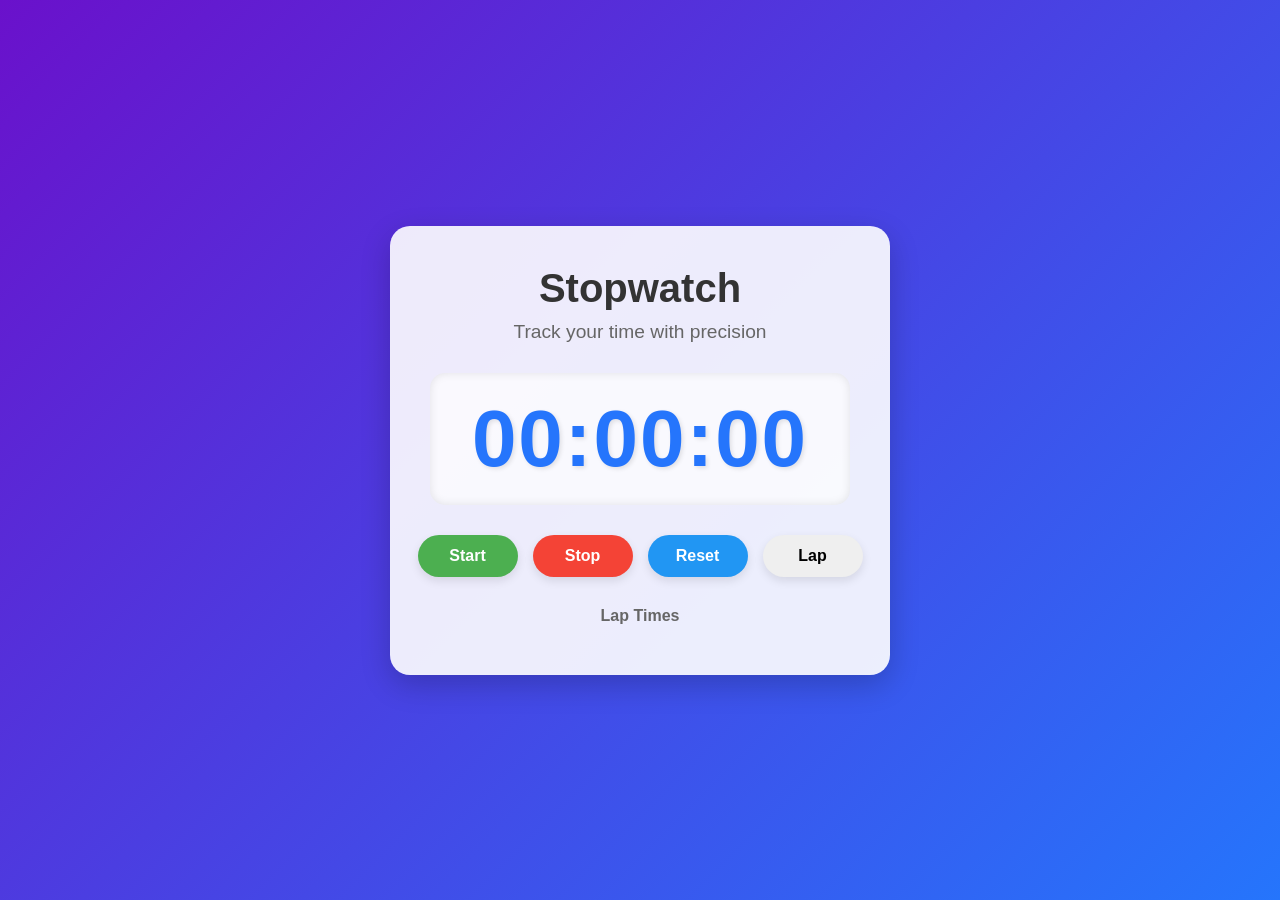
<file: stop-watch/index.html>
<!DOCTYPE html>
<html lang="en">

<head>
    <meta charset="UTF-8">
    <meta name="viewport" content="width=device-width, initial-scale=1.0">
    <title>Stop Watch</title>
    <link rel="stylesheet" href="style.css">
    <script src="index.js"></script>
</head>

<body>
    <div class="container">
        <h1>Stopwatch</h1>
        <h3>Track your time with precision</h3>

        <div class="time-display" id="display">00:00:00</div>

        <div class="controls">
            <button id="startBtn" onclick="startClock()">Start</button>
            <button id="stopBtn" onclick="stopClock()">Stop</button>
            <button id="resetBtn" onclick="resetClock()">Reset</button>
            <button id="lapBtn" onclick="recordLap()">Lap</button>
        </div>

        <div class="laps">
            <h4>Lap Times</h4>
            <div id="lapTimes"></div>
        </div>
    </div>

</body>

</html>
</file>
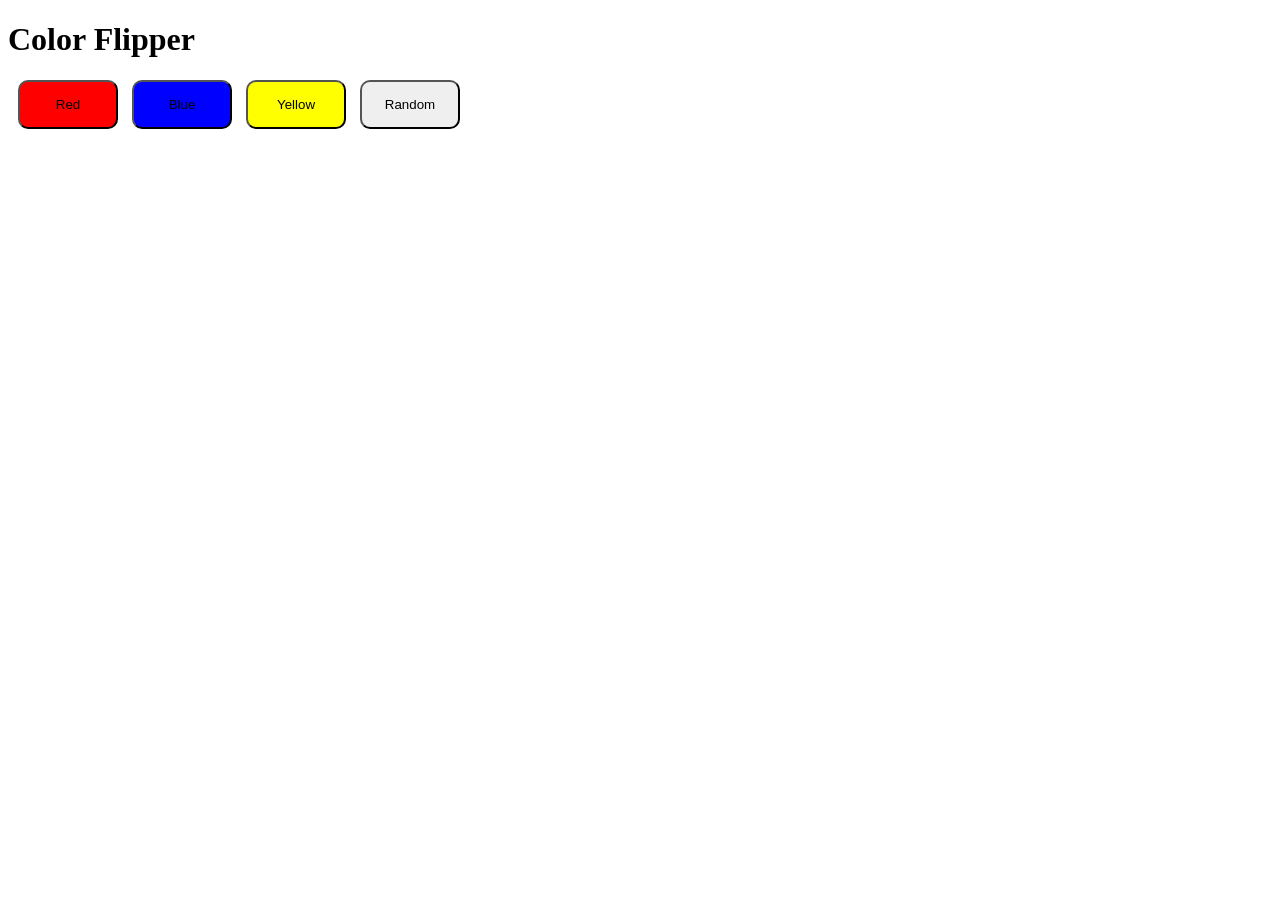
<file: color-flipper/main.html>
<!DOCTYPE html>
<html lang="en">
<head>
    <meta charset="UTF-8">
    <meta name="viewport" content="width=device-width, initial-scale=1.0">
    <title>Color Flipper</title>
    <style>
    button {
        width: 100px;
        padding: 15px;
        margin-left: 10px;
        border-radius: 10px;
    }
    #red {
        background-color: red;
    }
    #blue {
        background-color: blue;
    }
    #yellow {
        background-color: yellow;
        
    }
    </style>
</head>
<body>
    <h1>Color Flipper</h1>
    <button id="red" onclick="setColor('red')">Red</button>
    <button id="blue" onclick="setColor('blue')">Blue</button>
    <button id="yellow" onclick="setColor('yellow')">Yellow</button>
    <button onclick="randomColor()">Random</button>
    <script src="index.js"></script>
</body>
</html>
</file>
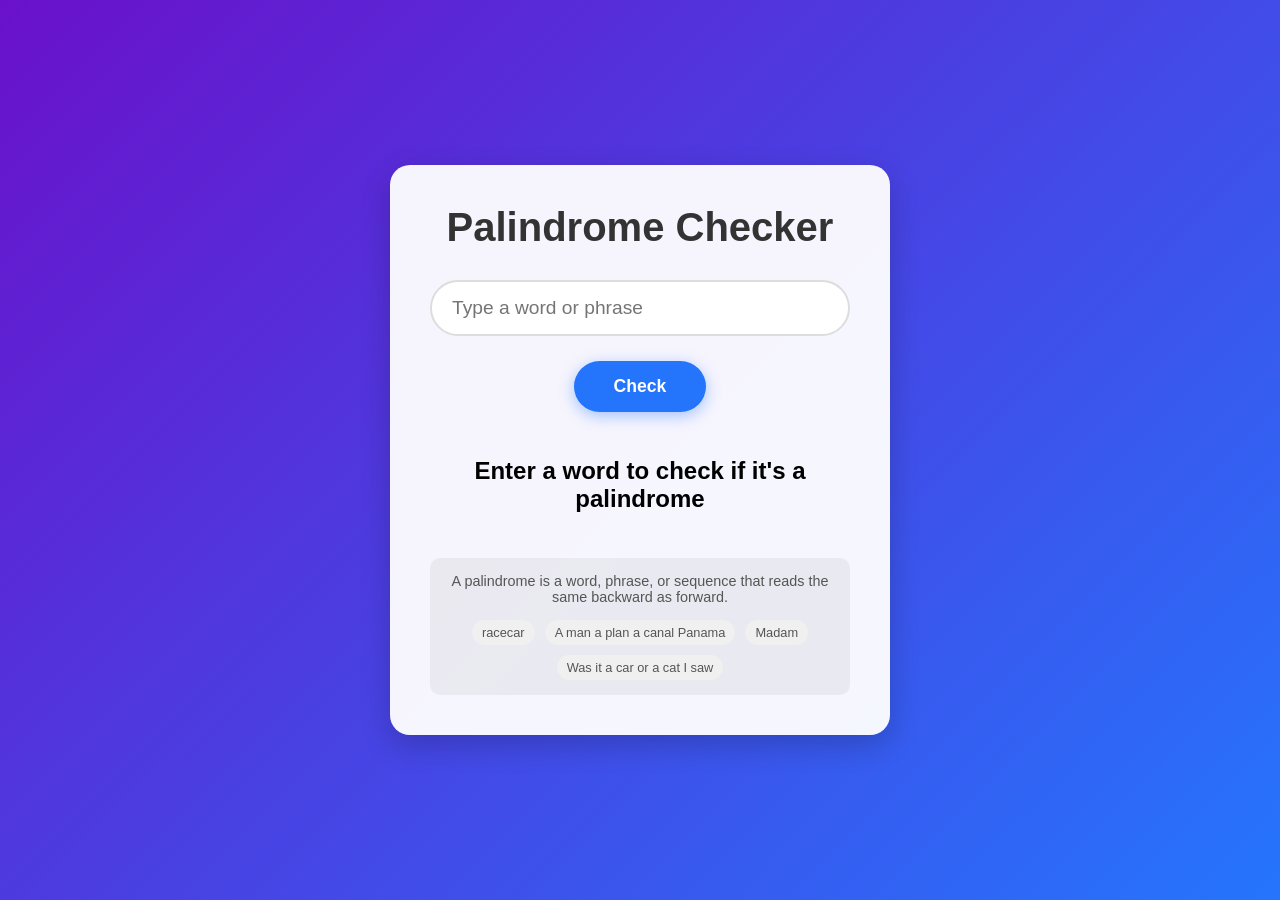
<file: palidrome-checker/main.html>
<!DOCTYPE html>
<html lang="en">

<head>
    <meta charset="UTF-8">
    <meta name="viewport" content="width=device-width, initial-scale=1.0">
    <title>Palidrome Checker</title>
    <link rel="stylesheet" href="style.css">
    <script src="index.js" defer></script>
</head>

<body>
    <div id="container">
        <div class="div">
            <h1>Palindrome Checker</h1>
        </div>
        <div class="input-container">
            <input id="input" type="text" placeholder="Type a word or phrase">
        </div>
        <button id="button">Check</button>
        <div class="value" id="result">
            Enter a word to check if it's a palindrome
        </div>
        <div class="info">
            <p>A palindrome is a word, phrase, or sequence that reads the same backward as forward.</p>
            <div class="examples">
                <div class="example" onclick="fillExample('racecar')">racecar</div>
                <div class="example" onclick="fillExample('A man a plan a canal Panama')">A man a plan a canal Panama</div>
                <div class="example" onclick="fillExample('Madam')">Madam</div>
                <div class="example" onclick="fillExample('Was it a car or a cat I saw')">Was it a car or a cat I saw</div>
            </div>
        </div>
    </div>

</body>

</html>
</file>
<file: stop-watch/style.css>
* {
            margin: 0;
            padding: 0;
            box-sizing: border-box;
            font-family: 'Segoe UI', Tahoma, Geneva, Verdana, sans-serif;
        }
        
        body {
            display: flex;
            justify-content: center;
            align-items: center;
            min-height: 100vh;
            background: linear-gradient(135deg, #6a11cb 0%, #2575fc 100%);
            padding: 20px;
        }
        
        .container {
            background-color: rgba(255, 255, 255, 0.9);
            border-radius: 20px;
            box-shadow: 0 10px 30px rgba(0, 0, 0, 0.2);
            padding: 40px;
            text-align: center;
            width: 100%;
            max-width: 500px;
        }
        
        h1 {
            color: #333;
            margin-bottom: 10px;
            font-size: 2.5rem;
        }
        
        h3 {
            color: #666;
            margin-bottom: 30px;
            font-weight: 500;
            font-size: 1.2rem;
        }
        
        .time-display {
            font-size: 5rem;
            font-weight: 700;
            color: #2575fc;
            margin: 30px 0;
            text-shadow: 2px 2px 4px rgba(0, 0, 0, 0.1);
            letter-spacing: 2px;
            background: rgba(255, 255, 255, 0.7);
            padding: 20px;
            border-radius: 15px;
            box-shadow: inset 0 0 10px rgba(0, 0, 0, 0.1);
        }
        
        .controls {
            display: flex;
            justify-content: center;
            gap: 15px;
            margin-top: 20px;
        }
        
        button {
            padding: 12px 25px;
            font-size: 1rem;
            font-weight: 600;
            border: none;
            border-radius: 50px;
            cursor: pointer;
            transition: all 0.3s ease;
            box-shadow: 0 4px 10px rgba(0, 0, 0, 0.1);
            min-width: 100px;
        }
        
        #startBtn {
            background-color: #4CAF50;
            color: white;
        }
        
        #startBtn:hover {
            background-color: #45a049;
            transform: translateY(-2px);
        }
        
        #stopBtn {
            background-color: #f44336;
            color: white;
        }
        
        #stopBtn:hover {
            background-color: #d32f2f;
            transform: translateY(-2px);
        }
        
        #resetBtn {
            background-color: #2196F3;
            color: white;
        }
        
        #resetBtn:hover {
            background-color: #0b7dda;
            transform: translateY(-2px);
        }
        
        button:active {
            transform: translateY(1px);
        }
        
        .laps {
            margin-top: 30px;
            max-height: 200px;
            overflow-y: auto;
            text-align: left;
        }
        
        .laps h4 {
            color: #666;
            margin-bottom: 10px;
            text-align: center;
        }
        
        .lap-item {
            padding: 10px 15px;
            border-bottom: 1px solid #eee;
            display: flex;
            justify-content: space-between;
        }
        
        .lap-item:nth-child(odd) {
            background-color: rgba(0, 0, 0, 0.03);
        }
        
        @media (max-width: 500px) {
            .container {
                padding: 30px 20px;
            }
            
            .time-display {
                font-size: 3.5rem;
            }
            
            .controls {
                flex-direction: column;
                gap: 10px;
            }
            
            button {
                width: 100%;
            }
        }
</file>
<file: palidrome-checker/style.css>
* {
  margin: 0;
  padding: 0;
  box-sizing: border-box;
  font-family: "Segoe UI", Tahoma, Geneva, Verdana, sans-serif;
}

body {
  display: flex;
  justify-content: center;
  align-items: center;
  min-height: 100vh;
  background: linear-gradient(135deg, #6a11cb 0%, #2575fc 100%);
  padding: 20px;
}

#container {
  background-color: rgba(255, 255, 255, 0.95);
  border-radius: 20px;
  box-shadow: 0 10px 30px rgba(0, 0, 0, 0.2);
  padding: 40px;
  text-align: center;
  width: 100%;
  max-width: 500px;
}

h1 {
  color: #333;
  margin-bottom: 30px;
  font-size: 2.5rem;
  text-align: center;
}

.input-container {
  margin-bottom: 25px;
}

#input {
  width: 100%;
  padding: 15px 20px;
  font-size: 1.2rem;
  border: 2px solid #ddd;
  border-radius: 50px;
  outline: none;
  transition: all 0.3s ease;
}

#input:focus {
  border-color: #2575fc;
  box-shadow: 0 0 10px rgba(37, 117, 252, 0.3);
}

#button {
  background-color: #2575fc;
  color: white;
  border: none;
  padding: 15px 40px;
  font-size: 1.1rem;
  font-weight: 600;
  border-radius: 50px;
  cursor: pointer;
  transition: all 0.3s ease;
  box-shadow: 0 4px 15px rgba(37, 117, 252, 0.4);
  margin-bottom: 30px;
}

#button:hover {
  background-color: #1a68e8;
  transform: translateY(-2px);
  box-shadow: 0 6px 20px rgba(37, 117, 252, 0.5);
}

#button:active {
  transform: translateY(1px);
}

.value {
  min-height: 60px;
  display: flex;
  align-items: center;
  justify-content: center;
  font-size: 1.5rem;
  font-weight: 600;
  padding: 15px;
  border-radius: 10px;
  transition: all 0.3s ease;
}

.palindrome {
  background-color: rgba(76, 175, 80, 0.2);
  color: #2e7d32;
  border: 2px solid #4caf50;
}

.not-palindrome {
  background-color: rgba(244, 67, 54, 0.2);
  color: #c62828;
  border: 2px solid #f44336;
}

.info {
  margin-top: 30px;
  padding: 15px;
  background-color: rgba(0, 0, 0, 0.05);
  border-radius: 10px;
  font-size: 0.9rem;
  color: #555;
}

.examples {
  display: flex;
  flex-wrap: wrap;
  justify-content: center;
  gap: 10px;
  margin-top: 15px;
}

.example {
  background-color: #f0f0f0;
  padding: 5px 10px;
  border-radius: 20px;
  font-size: 0.8rem;
  cursor: pointer;
  transition: all 0.2s ease;
}

.example:hover {
  background-color: #e0e0e0;
}

@media (max-width: 500px) {
  #container {
    padding: 30px 20px;
  }

  h1 {
    font-size: 2rem;
  }

  #input {
    font-size: 1rem;
  }
}
</file>
